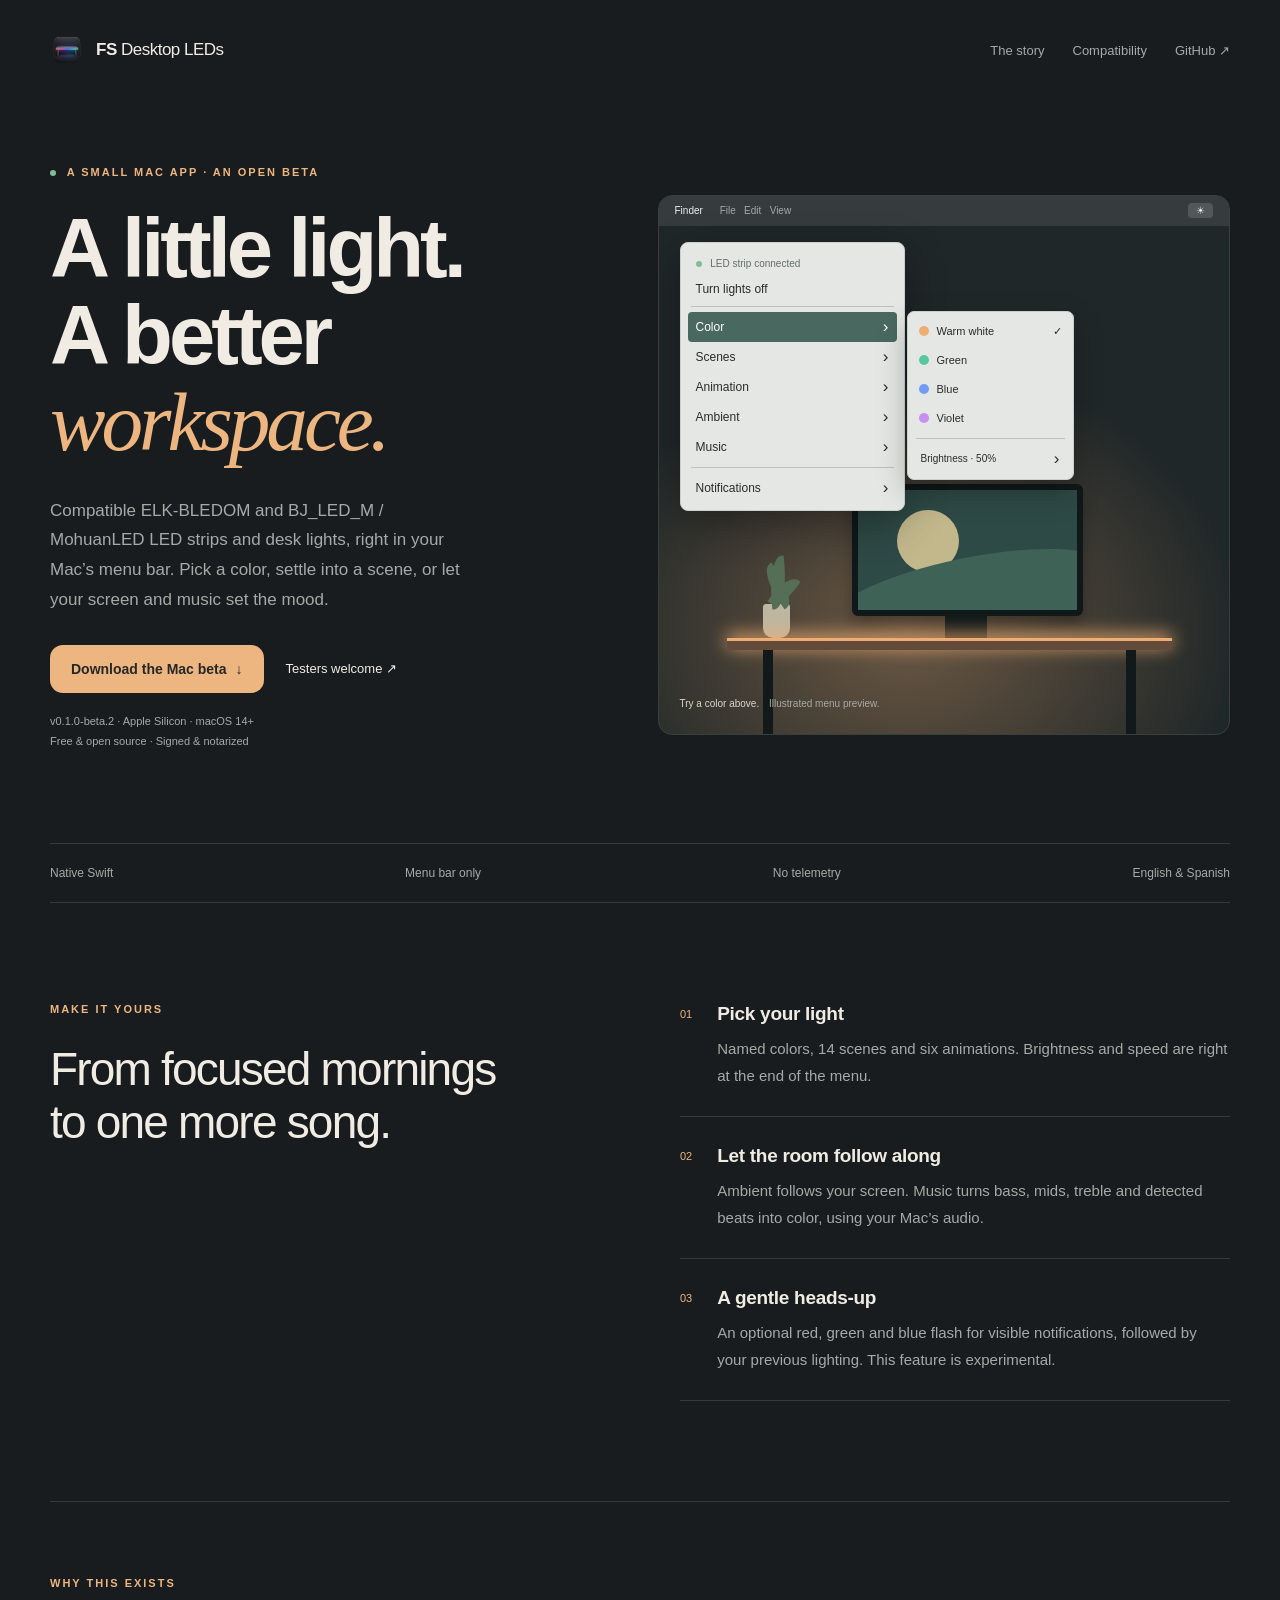
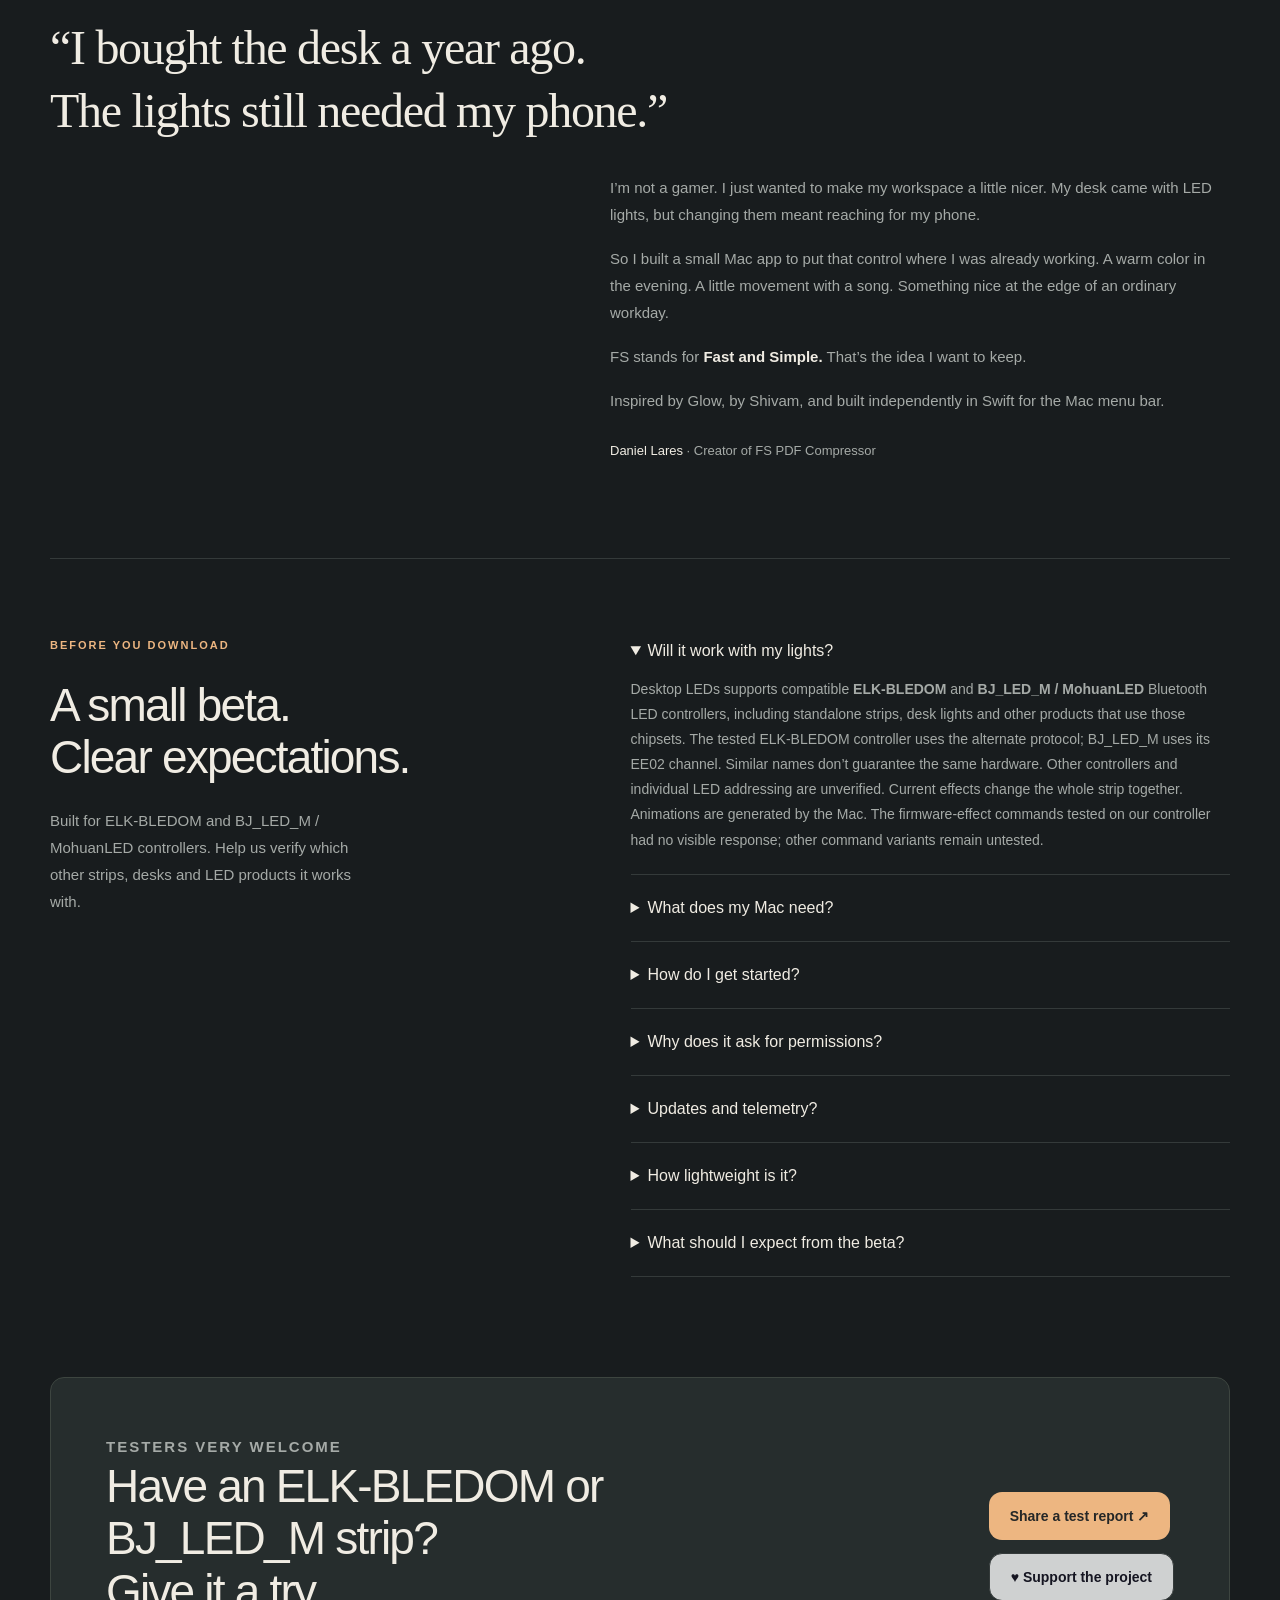
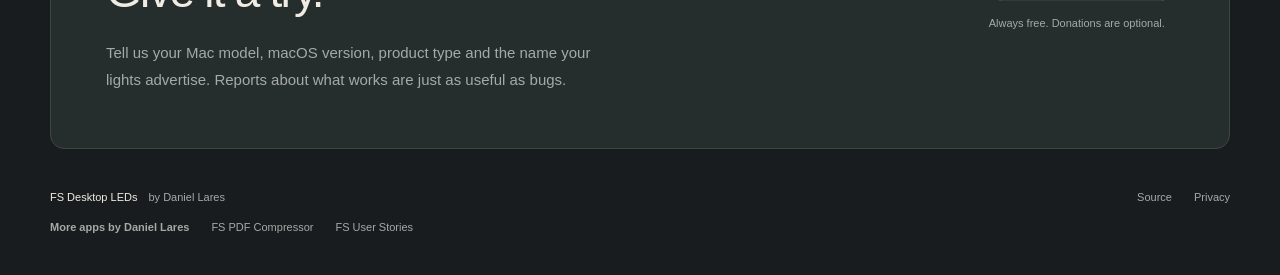
<file: docs/index.html>
<!doctype html>
<html lang="en">
  <head>
    <meta charset="utf-8" />
    <meta name="viewport" content="width=device-width, initial-scale=1" />
    <title>FS Desktop LEDs — A little light for your workspace</title>
    <meta
      name="description"
      content="Control compatible ELK-BLEDOM and BJ_LED_M MohuanLED Bluetooth LED strips and desk lights from your Mac’s menu bar. Colors, scenes, screen sync and music. Free and open source."
    />
    <meta name="theme-color" content="#181c1e" />
    <link rel="canonical" href="https://gitlares.github.io/fs-desktop-leds/" />
    <meta
      property="og:title"
      content="FS Desktop LEDs — A little light for your workspace"
    />
    <meta
      property="og:description"
      content="Compatible ELK-BLEDOM and BJ_LED_M MohuanLED LED strips and desk lights, finally on your Mac. A small, free menu bar app."
    />
    <meta property="og:type" content="website" />
    <meta
      property="og:url"
      content="https://gitlares.github.io/fs-desktop-leds/"
    />
    <meta
      property="og:image"
      content="https://gitlares.github.io/fs-desktop-leds/icon.png"
    />
    <link rel="icon" href="icon.png" type="image/png" />
    <link rel="stylesheet" href="styles.css" />
    <script src="preview.js" defer></script>
    <script type="application/ld+json">
      {
        "@context": "https://schema.org",
        "@type": "SoftwareApplication",
        "name": "FS Desktop LEDs",
        "operatingSystem": "macOS 14 or later, Apple Silicon",
        "applicationCategory": "UtilitiesApplication",
        "softwareVersion": "0.1.0-beta.2",
        "url": "https://gitlares.github.io/fs-desktop-leds/",
        "downloadUrl": "https://github.com/gitlares/fs-desktop-leds/releases/tag/v0.1.0-beta.2",
        "license": "https://github.com/gitlares/fs-desktop-leds/blob/main/LICENSE",
        "author": {
          "@type": "Person",
          "name": "Daniel Lares",
          "url": "https://github.com/gitlares"
        },
        "offers": { "@type": "Offer", "price": "0", "priceCurrency": "USD" }
      }
    </script>
  </head>
  <body>
    <a class="skip" href="#main">Skip to content</a>
    <header class="site-header wrap">
      <a class="brand" href="./"
        ><img src="icon.png" width="34" height="34" alt="" /><span
          >FS <span class="brand-light">Desktop LEDs</span></span
        ></a
      >
      <nav aria-label="Main navigation">
        <a href="#story">The story</a><a href="#compatibility">Compatibility</a
        ><a href="https://github.com/gitlares/fs-desktop-leds">GitHub ↗</a>
      </nav>
    </header>
    <main id="main">
      <section class="hero wrap">
        <div class="hero-copy">
          <p class="eyebrow">
            <span class="status-dot"></span> A small Mac app · An open beta
          </p>
          <h1>A little light.<br />A better<br /><em>workspace.</em></h1>
          <p class="lede">
            Compatible ELK-BLEDOM and BJ_LED_M / MohuanLED LED strips and desk
            lights, right in your Mac’s menu bar. Pick a color, settle into a
            scene, or let your screen and music set the mood.
          </p>
          <div class="hero-actions">
            <a
              class="button primary"
              href="https://github.com/gitlares/fs-desktop-leds/releases/download/v0.1.0-beta.2/FS-Desktop-LEDs-0.1.0-beta.2-arm64.dmg"
              >Download the Mac beta <span aria-hidden="true">↓</span></a
            ><a class="text-link" href="#testers">Testers welcome ↗</a>
          </div>
          <p class="release-meta">
            v0.1.0-beta.2 · Apple Silicon · macOS 14+<br />Free & open source ·
            Signed & notarized
          </p>
        </div>
        <div class="desk-preview" style="--light: #efad73">
          <div class="wall-glow" aria-hidden="true"></div>
          <div class="preview-menubar">
            <span
              >Finder
              <span class="menubar-muted"
                >File &nbsp; Edit &nbsp; View</span
              ></span
            ><span class="preview-lamp" aria-hidden="true">☀</span>
          </div>
          <div class="preview-menu" aria-label="Interactive color preview">
            <div class="menu-status">
              <span class="status-dot"></span> LED strip connected
            </div>
            <div class="menu-line">Turn lights off</div>
            <div class="menu-divider"></div>
            <div class="menu-line selected">Color <span>›</span></div>
            <div class="menu-line">Scenes <span>›</span></div>
            <div class="menu-line">Animation <span>›</span></div>
            <div class="menu-line">Ambient <span>›</span></div>
            <div class="menu-line">Music <span>›</span></div>
            <div class="menu-divider"></div>
            <div class="menu-line">Notifications <span>›</span></div>
            <div class="color-submenu">
              <button type="button" data-color="#efad73" aria-pressed="true">
                <i style="background: #efad73"></i> Warm white
                <span class="check">✓</span>
              </button>
              <button type="button" data-color="#58c7a0" aria-pressed="false">
                <i style="background: #58c7a0"></i> Green
                <span class="check">✓</span>
              </button>
              <button type="button" data-color="#719cf1" aria-pressed="false">
                <i style="background: #719cf1"></i> Blue
                <span class="check">✓</span>
              </button>
              <button type="button" data-color="#c68ff0" aria-pressed="false">
                <i style="background: #c68ff0"></i> Violet
                <span class="check">✓</span>
              </button>
              <div class="menu-divider"></div>
              <div class="menu-line small">Brightness · 50% <span>›</span></div>
            </div>
          </div>
          <div class="desk" aria-hidden="true">
            <div class="monitor">
              <div class="screen-sun"></div>
              <div class="screen-horizon"></div>
            </div>
            <div class="monitor-stand"></div>
            <div class="plant"><span></span></div>
            <div class="desk-edge"></div>
            <div class="desk-leg left"></div>
            <div class="desk-leg right"></div>
          </div>
          <p class="preview-caption">
            Try a color above. <span>Illustrated menu preview.</span>
          </p>
        </div>
      </section>
      <div class="feature-strip wrap">
        <span>Native Swift</span><span>Menu bar only</span
        ><span>No telemetry</span><span>English & Spanish</span>
      </div>
      <section class="modes wrap" aria-labelledby="modes-title">
        <div>
          <p class="eyebrow">Make it yours</p>
          <h2 id="modes-title">From focused mornings<br />to one more song.</h2>
        </div>
        <div class="mode-list">
          <article>
            <span class="mode-number">01</span>
            <div>
              <h3>Pick your light</h3>
              <p>
                Named colors, 14 scenes and six animations. Brightness and speed
                are right at the end of the menu.
              </p>
            </div>
          </article>
          <article>
            <span class="mode-number">02</span>
            <div>
              <h3>Let the room follow along</h3>
              <p>
                Ambient follows your screen. Music turns bass, mids, treble and
                detected beats into color, using your Mac’s audio.
              </p>
            </div>
          </article>
          <article>
            <span class="mode-number">03</span>
            <div>
              <h3>A gentle heads-up</h3>
              <p>
                An optional red, green and blue flash for visible notifications,
                followed by your previous lighting. This feature is
                experimental.
              </p>
            </div>
          </article>
        </div>
      </section>
      <section id="story" class="story wrap">
        <p class="eyebrow">Why this exists</p>
        <h2>
          “I bought the desk a year ago.<br />The lights still needed my phone.”
        </h2>
        <div class="story-copy">
          <p>
            I’m not a gamer. I just wanted to make my workspace a little nicer.
            My desk came with LED lights, but changing them meant reaching for
            my phone.
          </p>
          <p>
            So I built a small Mac app to put that control where I was already
            working. A warm color in the evening. A little movement with a song.
            Something nice at the edge of an ordinary workday.
          </p>
          <p>
            FS stands for <strong>Fast and Simple.</strong> That’s the idea I
            want to keep.
          </p>
          <p>
            Inspired by <a href="https://github.com/kshivam654/glow">Glow</a>,
            by Shivam, and built independently in Swift for the Mac menu bar.
          </p>
          <p class="signature">
            Daniel Lares <span>· Creator of FS PDF Compressor</span>
          </p>
        </div>
      </section>
      <section id="compatibility" class="details wrap">
        <div>
          <p class="eyebrow">Before you download</p>
          <h2>A small beta.<br />Clear expectations.</h2>
          <p class="aside-copy">
            Built for ELK-BLEDOM and BJ_LED_M / MohuanLED controllers. Help us
            verify which other strips, desks and LED products it works with.
          </p>
        </div>
        <div class="faq">
          <details open>
            <summary>Will it work with my lights?</summary>
            <p>
              Desktop LEDs supports compatible <strong>ELK-BLEDOM</strong> and
              <strong>BJ_LED_M / MohuanLED</strong> Bluetooth LED controllers,
              including standalone strips, desk lights and other products that
              use those chipsets. The tested ELK-BLEDOM controller uses the
              alternate protocol; BJ_LED_M uses its EE02 channel. Similar names
              don’t guarantee the same hardware. Other controllers and
              individual LED addressing are unverified. Current effects change
              the whole strip together.
              Animations are generated by the Mac. The firmware-effect commands
              tested on our controller had no visible response; other command
              variants remain untested.
            </p>
          </details>
          <details>
            <summary>What does my Mac need?</summary>
            <p>
              An Apple Silicon Mac running macOS 14 or later, with Bluetooth.
              This first download is for Apple Silicon only. Close the phone’s
              lighting app if it is holding the Bluetooth connection.
            </p>
          </details>
          <details>
            <summary>How do I get started?</summary>
            <p>
              Open the downloaded disk image, drag Desktop LEDs into
              Applications, then open it. Click the lightbulb in the menu bar
              and choose <strong>Settings → Lights → Search for lights</strong>.
              Connect your strip and choose a color.
            </p>
          </details>
          <details>
            <summary>Why does it ask for permissions?</summary>
            <p>
              Bluetooth controls the strip. Ambient and Mac audio need screen
              and system-audio capture permission. Microphone access is only
              needed if you choose that source. Notification flashes need
              Accessibility. Capture samples are processed locally and
              discarded.
            </p>
          </details>
          <details>
            <summary>Updates and telemetry?</summary>
            <p>
              There is no telemetry or analytics. Choose
              <strong>Check for Updates…</strong> to check for a signed update
              with Sparkle. Automatic checks and downloads are off, and
              system-profile reporting is disabled. Update requests go to
              GitHub; your lighting, screen and audio data stay on your Mac.
            </p>
          </details>
          <details>
            <summary>How lightweight is it?</summary>
            <p>
              The app is native Swift, with no bundled browser or language
              runtime. Solid colors stop the animation timer when they settle.
              Media capture runs only in the modes that need it, with small
              screen samples and bounded processing.
            </p>
            <p>
              Memory varies by mode and macOS version. See the
              <a
                href="https://github.com/gitlares/fs-desktop-leds/blob/main/docs/PERFORMANCE.md"
                >measured footprint and test conditions</a
              >.
            </p>
          </details>
          <details>
            <summary>What should I expect from the beta?</summary>
            <p>
              Audio response needs more real-world testing. Notification
              detection depends on macOS’s visible banners and can miss alerts;
              it does not see notices hidden by Focus. A normal quit requests
              lights off. Force quit cannot do that.
            </p>
            <p>
              <a
                href="https://github.com/gitlares/fs-desktop-leds/releases/tag/v0.1.0-beta.2"
                >Read the beta release notes ↗</a
              >
            </p>
          </details>
        </div>
      </section>
      <section id="testers" class="testers wrap">
        <div>
          <p class="eyebrow">Testers very welcome</p>
          <h2>Have an ELK-BLEDOM or BJ_LED_M strip?<br />Give it a try.</h2>
          <p>
            Tell us your Mac model, macOS version, product type and the name
            your lights advertise. Reports about what works are just as useful
            as bugs.
          </p>
        </div>
        <div class="tester-actions">
          <a
            class="button primary"
            href="https://github.com/gitlares/fs-desktop-leds/issues/new/choose"
            >Share a test report ↗</a
          ><a
            class="button secondary"
            href="https://www.paypal.com/donate/?hosted_button_id=7RDCBR3QXXEMJ"
            >♥ Support the project</a
          >
          <p>Always free. Donations are optional.</p>
        </div>
      </section>
    </main>
    <footer class="wrap">
      <span
        >FS Desktop LEDs <span class="footer-muted">by Daniel Lares</span></span
      >
      <div>
        <a href="https://github.com/gitlares/fs-desktop-leds">Source</a
        ><a
          href="https://github.com/gitlares/fs-desktop-leds/blob/main/PRIVACY.md"
          >Privacy</a
        >
      </div>
      <nav class="related-projects" aria-label="More apps by Daniel Lares">
        <span>More apps by Daniel Lares</span>
        <a href="https://gitlares.github.io/fs-pdf-compressor/">FS PDF Compressor</a>
        <a href="https://gitlares.github.io/fs-user-stories/">FS User Stories</a>
      </nav>
    </footer>
  </body>
</html>
</file>
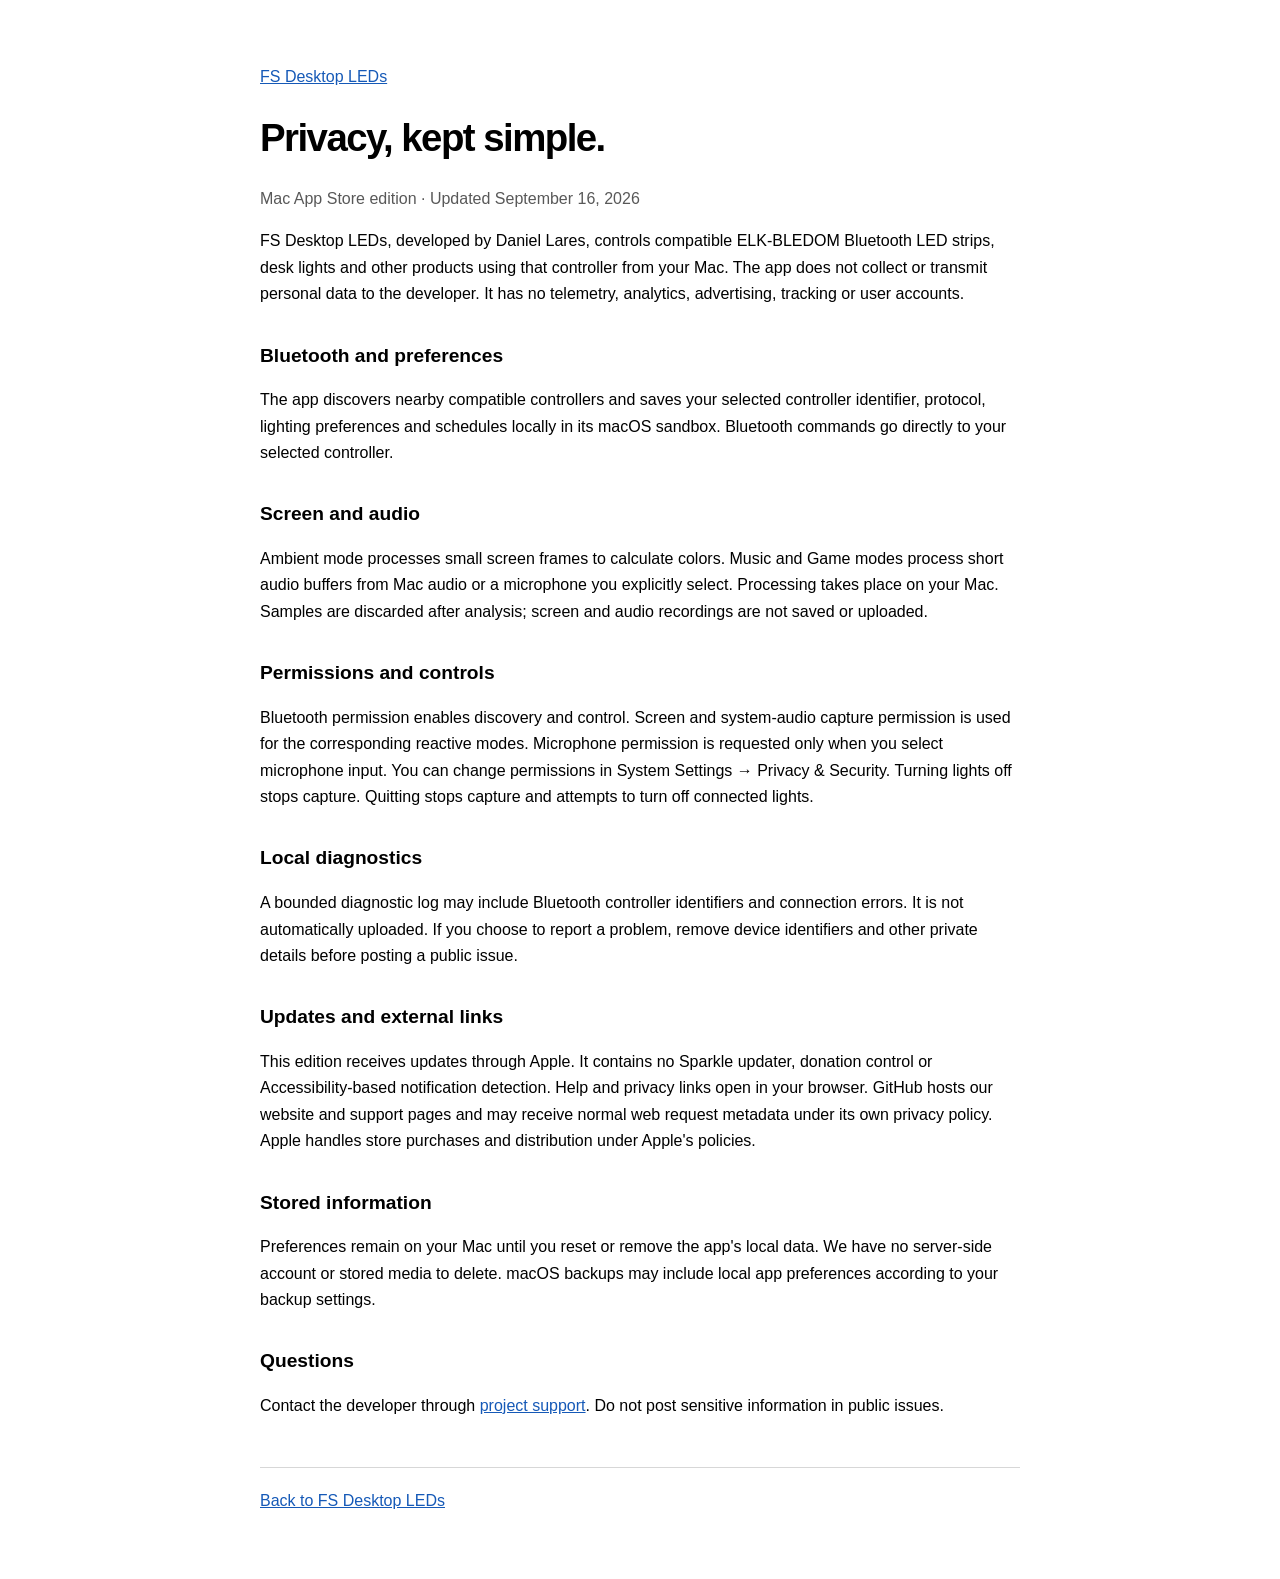
<file: docs/store-privacy.html>
<!doctype html>
<html lang="en">
<head>
<meta charset="utf-8">
<meta name="viewport" content="width=device-width,initial-scale=1">
<title>Mac App Store Privacy Policy — FS Desktop LEDs</title>
<meta name="description" content="How the Mac App Store edition of FS Desktop LEDs processes Bluetooth, screen and audio data locally on your Mac.">
<style>
:root{color-scheme:light dark;font-family:-apple-system,BlinkMacSystemFont,"Segoe UI",sans-serif;line-height:1.65}body{max-width:760px;margin:64px auto;padding:0 24px}h1{line-height:1.15;font-size:2.4rem;letter-spacing:-.04em}h2{font-size:1.2rem;margin-top:2rem}a{color:light-dark(#1559b7,#87bcff)}.date{opacity:.65}footer{margin-top:48px;border-top:1px solid #8885;padding-top:20px}
</style>
</head>
<body>
<a href="./">FS Desktop LEDs</a>
<h1>Privacy, kept simple.</h1>
<p class="date">Mac App Store edition · Updated September 16, 2026</p>
<p>FS Desktop LEDs, developed by Daniel Lares, controls compatible ELK-BLEDOM Bluetooth LED strips, desk lights and other products using that controller from your Mac. The app does not collect or transmit personal data to the developer. It has no telemetry, analytics, advertising, tracking or user accounts.</p>
<h2>Bluetooth and preferences</h2>
<p>The app discovers nearby compatible controllers and saves your selected controller identifier, protocol, lighting preferences and schedules locally in its macOS sandbox. Bluetooth commands go directly to your selected controller.</p>
<h2>Screen and audio</h2>
<p>Ambient mode processes small screen frames to calculate colors. Music and Game modes process short audio buffers from Mac audio or a microphone you explicitly select. Processing takes place on your Mac. Samples are discarded after analysis; screen and audio recordings are not saved or uploaded.</p>
<h2>Permissions and controls</h2>
<p>Bluetooth permission enables discovery and control. Screen and system-audio capture permission is used for the corresponding reactive modes. Microphone permission is requested only when you select microphone input. You can change permissions in System Settings → Privacy &amp; Security. Turning lights off stops capture. Quitting stops capture and attempts to turn off connected lights.</p>
<h2>Local diagnostics</h2>
<p>A bounded diagnostic log may include Bluetooth controller identifiers and connection errors. It is not automatically uploaded. If you choose to report a problem, remove device identifiers and other private details before posting a public issue.</p>
<h2>Updates and external links</h2>
<p>This edition receives updates through Apple. It contains no Sparkle updater, donation control or Accessibility-based notification detection. Help and privacy links open in your browser. GitHub hosts our website and support pages and may receive normal web request metadata under its own privacy policy. Apple handles store purchases and distribution under Apple's policies.</p>
<h2>Stored information</h2>
<p>Preferences remain on your Mac until you reset or remove the app's local data. We have no server-side account or stored media to delete. macOS backups may include local app preferences according to your backup settings.</p>
<h2>Questions</h2>
<p>Contact the developer through <a href="https://github.com/gitlares/fs-desktop-leds/issues">project support</a>. Do not post sensitive information in public issues.</p>
<footer><a href="./">Back to FS Desktop LEDs</a></footer>
</body>
</html>
</file>
<file: docs/styles.css>
:root {
  color-scheme: dark;
  --ink: #f0ece3;
  --muted: #a5aaa7;
  --line: #343a3a;
  --paper: #181c1e;
  --accent: #edb681;
}
* {
  box-sizing: border-box;
}
html {
  scroll-behavior: smooth;
  scroll-padding-top: 32px;
}
body {
  margin: 0;
  background: var(--paper);
  color: var(--ink);
  font-family: -apple-system, BlinkMacSystemFont, "Segoe UI", sans-serif;
  -webkit-font-smoothing: antialiased;
}
a {
  color: inherit;
  text-decoration: none;
}
button {
  font: inherit;
}
a:focus-visible,
button:focus-visible,
summary:focus-visible {
  outline: 2px solid var(--accent);
  outline-offset: 5px;
}
.wrap {
  width: min(1180px, calc(100% - 64px));
  margin-inline: auto;
}
.skip {
  position: absolute;
  left: 24px;
  top: -80px;
  padding: 12px;
  background: var(--ink);
  color: var(--paper);
  z-index: 5;
}
.skip:focus {
  top: 16px;
}
.site-header {
  height: 100px;
  display: flex;
  align-items: center;
  justify-content: space-between;
}
.brand {
  display: flex;
  align-items: center;
  gap: 12px;
  font-weight: 750;
  font-size: 17px;
  letter-spacing: -0.5px;
}
.brand-light {
  font-weight: 450;
}
.site-header nav {
  display: flex;
  gap: 28px;
  font-size: 13px;
  color: var(--muted);
}
nav a:hover,
.text-link:hover,
footer a:hover {
  color: var(--accent);
}
.hero {
  display: grid;
  grid-template-columns: 1fr 1fr;
  align-items: center;
  gap: 35px;
  padding: 66px 0 80px;
}
.eyebrow {
  font-size: 11px;
  text-transform: uppercase;
  letter-spacing: 2px;
  font-weight: 650;
  color: var(--accent);
  margin: 0 0 28px;
}
.status-dot {
  display: inline-block;
  width: 6px;
  height: 6px;
  border-radius: 50%;
  background: #82bd98;
  margin-right: 6px;
}
h1 {
  font-size: clamp(54px, 6.5vw, 87px);
  line-height: 1.04;
  letter-spacing: -4px;
  font-weight: 550;
  margin: 0;
}
h1 em {
  font-family: Georgia, serif;
  font-weight: 400;
  color: var(--accent);
}
.lede {
  font-size: 17px;
  line-height: 1.75;
  color: var(--muted);
  max-width: 425px;
  margin: 30px 0;
}
.hero-actions {
  display: flex;
  gap: 22px;
  align-items: center;
  flex-wrap: wrap;
}
.button {
  min-height: 48px;
  padding: 0 21px;
  border-radius: 13px;
  display: inline-flex;
  align-items: center;
  justify-content: center;
  gap: 9px;
  font-size: 14px;
  font-weight: 700;
  transition:
    transform 0.18s ease,
    box-shadow 0.18s ease,
    background 0.18s ease;
}
.button:hover {
  transform: translateY(-2px);
}
.button.primary {
  background: var(--accent);
  color: #252727;
}
.button.primary:hover {
  background: #ffd2a8;
}
.button.secondary {
  background: rgba(255, 255, 255, 0.78);
  border: 1px solid var(--line);
  color: #151521;
}
.text-link {
  font-size: 13px;
}
.release-meta {
  font-size: 11px;
  line-height: 1.9;
  color: var(--muted);
  margin-top: 18px;
}
.desk-preview {
  height: 540px;
  position: relative;
  isolation: isolate;
  border: 1px solid #38403e;
  border-radius: 14px;
  background: #202728;
  overflow: hidden;
}
.wall-glow {
  position: absolute;
  inset: 20% -15% -25%;
  background: radial-gradient(
    ellipse at 45% 58%,
    var(--light),
    transparent 58%
  );
  opacity: 0.36;
  transition: background 0.4s;
}
.preview-menubar {
  height: 30px;
  display: flex;
  align-items: center;
  justify-content: space-between;
  padding: 0 16px;
  font-size: 10px;
  background: #363c3d;
  color: #eee;
}
.menubar-muted {
  color: #a3aaaa;
  margin-left: 14px;
}
.preview-lamp {
  padding: 2px 8px;
  background: #515858;
  border-radius: 4px;
}
.preview-menu {
  position: absolute;
  z-index: 2;
  left: 21px;
  top: 46px;
  width: 225px;
  padding: 7px;
  background: #e4e7e4;
  color: #282d2d;
  border: 1px solid #c9d0cc;
  border-radius: 8px;
  box-shadow: 0 12px 40px #0005;
  font-size: 12px;
}
.menu-status {
  padding: 8px;
  color: #666d68;
  font-size: 10px;
}
.menu-line {
  padding: 5px 8px;
  display: flex;
  justify-content: space-between;
  align-items: center;
  gap: 8px;
}
.menu-line.selected {
  background: #496960;
  color: white;
  border-radius: 4px;
}
.menu-line span {
  font-size: 17px;
}
.menu-divider {
  height: 1px;
  background: #bdc4c0;
  margin: 5px 3px;
}
.color-submenu {
  position: absolute;
  top: 68px;
  left: calc(100% + 3px);
  width: 167px;
  padding: 5px;
  background: #e4e7e4;
  color: #282d2d;
  border: 1px solid #c9d0cc;
  border-radius: 7px;
  box-shadow: 0 12px 30px #0004;
}
.color-submenu button {
  border: 0;
  background: none;
  color: inherit;
  width: 100%;
  display: flex;
  align-items: center;
  gap: 8px;
  font-size: 11px;
  cursor: pointer;
  padding: 8px 6px;
  border-radius: 4px;
  text-align: left;
}
.color-submenu button:hover {
  background: #c9d4cd;
}
.color-submenu i {
  width: 10px;
  height: 10px;
  border-radius: 50%;
}
.check {
  margin-left: auto;
  visibility: hidden;
}
.color-submenu button[aria-pressed="true"] .check {
  visibility: visible;
}
.menu-line.small {
  font-size: 10px;
}
.desk {
  position: absolute;
  left: 12%;
  right: 10%;
  bottom: 84px;
  height: 165px;
}
.monitor {
  position: absolute;
  left: 28%;
  bottom: 34px;
  width: 52%;
  height: 132px;
  overflow: hidden;
  background: #2e4a46;
  border: 6px solid #101819;
  border-radius: 6px;
  box-shadow: 0 10px 15px #0004;
}
.screen-sun {
  position: absolute;
  width: 62px;
  height: 62px;
  border-radius: 50%;
  background: #c3b88c;
  left: 18%;
  top: 20px;
}
.screen-horizon {
  position: absolute;
  inset: 57% -15% -20%;
  border-radius: 45% 55% 0 0;
  background: #3f6257;
  transform: rotate(-13deg);
}
.monitor-stand {
  position: absolute;
  width: 42px;
  height: 40px;
  bottom: 0;
  left: 49%;
  background: #11191a;
}
.monitor-stand:after {
  content: "";
  position: absolute;
  width: 83px;
  height: 6px;
  bottom: 0;
  left: -20px;
  border-radius: 4px;
  background: #11191a;
}
.desk-edge {
  position: absolute;
  bottom: 0;
  width: 100%;
  height: 12px;
  background: #634b3c;
  border-top: 3px solid var(--light);
  box-shadow: 0 -3px 18px var(--light);
  transition:
    border-color 0.3s,
    box-shadow 0.3s;
}
.desk-leg {
  position: absolute;
  top: 100%;
  height: 95px;
  width: 10px;
  background: #12191a;
}
.desk-leg.left {
  left: 8%;
}
.desk-leg.right {
  right: 8%;
}
.plant {
  position: absolute;
  bottom: 12px;
  left: 8%;
  width: 27px;
  height: 34px;
  background: #beb6a1;
  border-radius: 3px 3px 10px 10px;
}
.plant:before,
.plant:after,
.plant span {
  content: "";
  position: absolute;
  width: 16px;
  height: 46px;
  background: #546f55;
  border-radius: 85% 0;
  bottom: 29px;
  left: 7px;
  transform: rotate(-35deg);
}
.plant:after {
  transform: rotate(35deg);
  left: 13px;
  height: 35px;
}
.plant span {
  transform: rotate(-5deg);
  height: 53px;
}
.preview-caption {
  position: absolute;
  bottom: 15px;
  left: 21px;
  font-size: 10px;
  color: #ddd4c9;
}
.preview-caption span {
  color: #a7aaa6;
  margin-left: 7px;
}
.feature-strip {
  border-top: 1px solid var(--line);
  border-bottom: 1px solid var(--line);
  display: flex;
  justify-content: space-between;
  padding: 22px 0;
  color: var(--muted);
  font-size: 12px;
}
h2 {
  font-size: clamp(30px, 3.7vw, 46px);
  font-weight: 500;
  line-height: 1.14;
  letter-spacing: -1.8px;
  margin: 0;
}
.modes {
  padding: 100px 0;
  display: grid;
  grid-template-columns: 1fr 1fr;
  gap: 80px;
}
.mode-list article {
  display: flex;
  gap: 25px;
  padding: 0 0 27px;
  margin-bottom: 28px;
  border-bottom: 1px solid var(--line);
}
.mode-list article:last-child {
  margin-bottom: 0;
}
.mode-number {
  font-size: 11px;
  color: var(--accent);
  padding-top: 5px;
}
h3 {
  font-size: 19px;
  font-weight: 550;
  letter-spacing: -0.3px;
  margin: 0 0 10px;
}
.mode-list p,
.story-copy p,
.aside-copy,
.faq p,
.testers p {
  font-size: 15px;
  line-height: 1.8;
  color: var(--muted);
  margin: 0;
}
.story {
  border-top: 1px solid var(--line);
  padding: 75px 0 95px;
}
.story h2 {
  font-family: Georgia, serif;
  font-weight: 400;
  line-height: 1.3;
  letter-spacing: -1.3px;
  font-size: clamp(30px, 4vw, 48px);
  max-width: 950px;
}
.story-copy {
  max-width: 620px;
  margin: 32px 0 0 auto;
  display: grid;
  gap: 17px;
}
.story-copy strong {
  font-weight: 550;
  color: var(--ink);
}
.story-copy .signature {
  font-size: 13px;
  color: var(--ink);
  margin-top: 8px;
}
.signature span {
  color: var(--muted);
}
.details {
  padding: 80px 0 100px;
  border-top: 1px solid var(--line);
  display: grid;
  grid-template-columns: 0.9fr 1.1fr;
  gap: 90px;
}
.aside-copy {
  margin-top: 24px;
  max-width: 310px;
}
.faq details {
  padding: 21px 0;
  border-bottom: 1px solid var(--line);
}
.faq details:first-child {
  padding-top: 0;
}
.faq summary {
  cursor: pointer;
  font-size: 16px;
  line-height: 1.5;
}
.faq p {
  margin-top: 14px;
  font-size: 14px;
}
.faq a {
  text-decoration: underline;
  text-underline-offset: 3px;
}
.testers {
  background: #262d2d;
  border: 1px solid #3d4540;
  border-radius: 14px;
  padding: 55px;
  display: grid;
  grid-template-columns: 1.3fr 1fr;
  gap: 50px;
  align-items: center;
}
.testers p:not(.eyebrow) {
  margin-top: 22px;
  max-width: 510px;
}
.tester-actions {
  display: flex;
  flex-direction: column;
  gap: 13px;
  align-items: flex-start;
  justify-self: end;
}
.tester-actions p {
  font-size: 11px !important;
  margin-top: 0 !important;
}
footer {
  padding: 42px 0;
  display: flex;
  justify-content: space-between;
  gap: 24px;
  color: var(--muted);
  font-size: 11px;
}
footer > span {
  color: var(--ink);
}
.footer-muted {
  color: var(--muted);
  margin-left: 8px;
}
footer div {
  display: flex;
  gap: 24px;
}
@media (max-width: 1000px) {
  .hero {
    gap: 25px;
  }
  h1 {
    letter-spacing: -3px;
  }
  .preview-menu {
    width: 190px;
    left: 12px;
  }
  .color-submenu {
    width: 146px;
  }
  .menubar-muted {
    display: none;
  }
  .modes,
  .details {
    gap: 40px;
  }
  .testers {
    padding: 35px;
  }
  .desk-preview {
    height: 510px;
  }
}
@media (max-width: 760px) {
  .wrap {
    width: calc(100% - 40px);
  }
  .site-header {
    height: 78px;
  }
  .site-header nav a:not(:last-child) {
    display: none;
  }
  .brand {
    font-size: 14px;
    gap: 7px;
  }
  .hero {
    grid-template-columns: 1fr;
    padding-top: 40px;
    gap: 40px;
  }
  .hero-copy {
    max-width: 560px;
  }
  h1 {
    font-size: 64px;
    letter-spacing: -3px;
  }
  .lede {
    font-size: 16px;
  }
  .desk-preview {
    height: 500px;
    max-width: 540px;
    width: 100%;
    margin: auto;
  }
  .preview-menu {
    left: 20px;
    width: 205px;
  }
  .color-submenu {
    width: 155px;
  }
  .feature-strip {
    flex-wrap: wrap;
    gap: 20px;
    justify-content: flex-start;
  }
  .feature-strip span {
    width: calc(50% - 10px);
  }
  .modes,
  .details,
  .testers {
    grid-template-columns: 1fr;
    gap: 35px;
  }
  .modes,
  .details {
    padding: 65px 0;
  }
  .story {
    padding: 60px 0;
  }
  .story-copy {
    margin-top: 25px;
  }
  .testers {
    padding: 30px;
  }
  .tester-actions {
    justify-self: start;
  }
  footer {
    flex-direction: column;
    line-height: 1.8;
  }
  footer div {
    flex-wrap: wrap;
    gap: 16px;
  }
}
@media (max-width: 420px) {
  h1 {
    font-size: 54px;
  }
  .preview-menu {
    left: 8px;
    width: 174px;
  }
  .color-submenu {
    width: 137px;
  }
  .menu-line,
  .color-submenu button {
    font-size: 10px;
  }
  .desk-preview {
    height: 460px;
  }
  .preview-caption span {
    display: block;
    margin: 5px 0 0;
  }
  .desk {
    bottom: 80px;
  }
  .brand-light {
    font-size: 12px;
  }
}
@media (prefers-reduced-motion: reduce) {
  html {
    scroll-behavior: auto;
  }
  * {
    transition: none !important;
  }
  .button:hover {
    transform: none;
  }
}

@media (max-width: 380px) {
  .preview-menu {
    width: 142px;
    left: 5px;
  }
  .color-submenu {
    width: 122px;
  }
  .menu-status {
    font-size: 9px;
  }
}

/* Shared project links wrap independently from the utility links. */
footer {
  flex-wrap: wrap;
  gap: 18px 24px;
}
footer > div {
  flex-wrap: wrap;
  max-width: 100%;
  gap: 12px 22px;
}
footer .related-projects {
  flex-basis: 100%;
  display: flex;
  flex-wrap: wrap;
  align-items: center;
  gap: 12px 22px;
}
footer .related-projects span {
  font-weight: 600;
}
footer .related-projects a:hover {
  text-decoration: underline;
  text-underline-offset: 3px;
}
</file>
